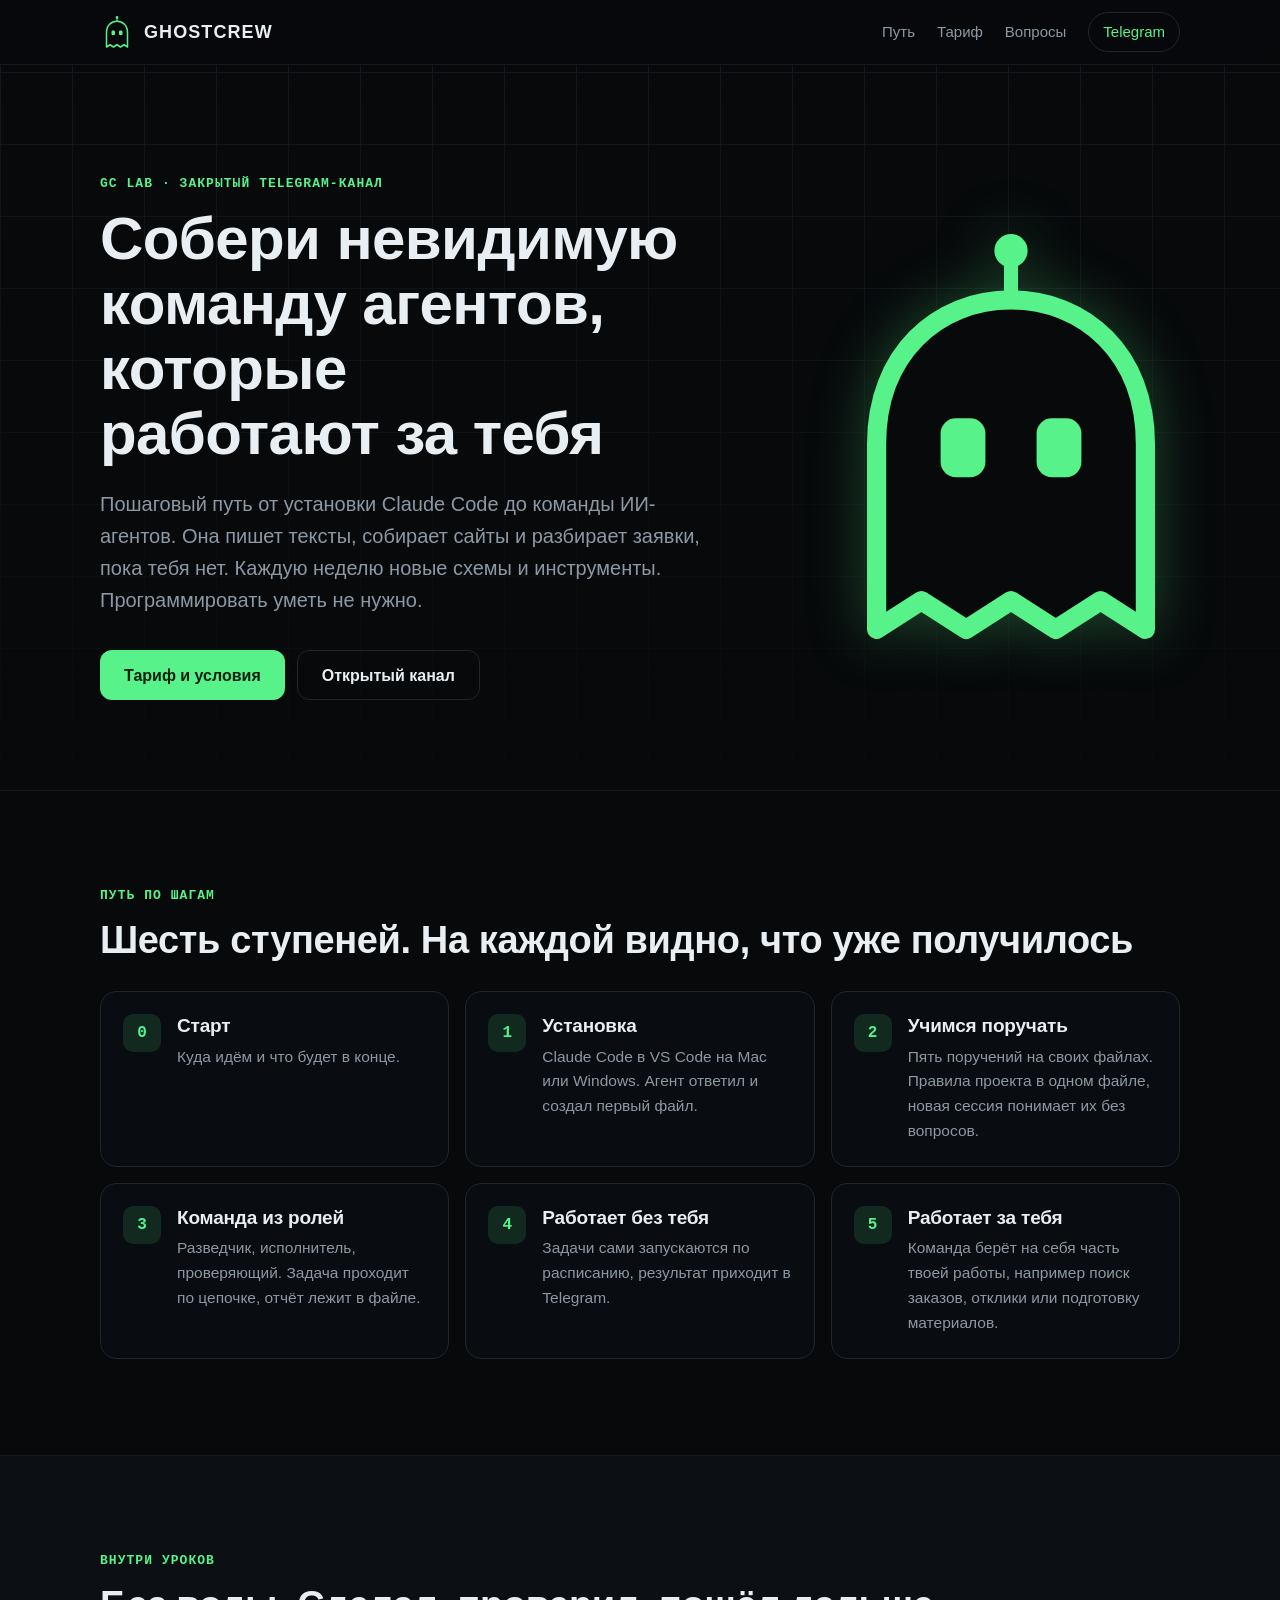
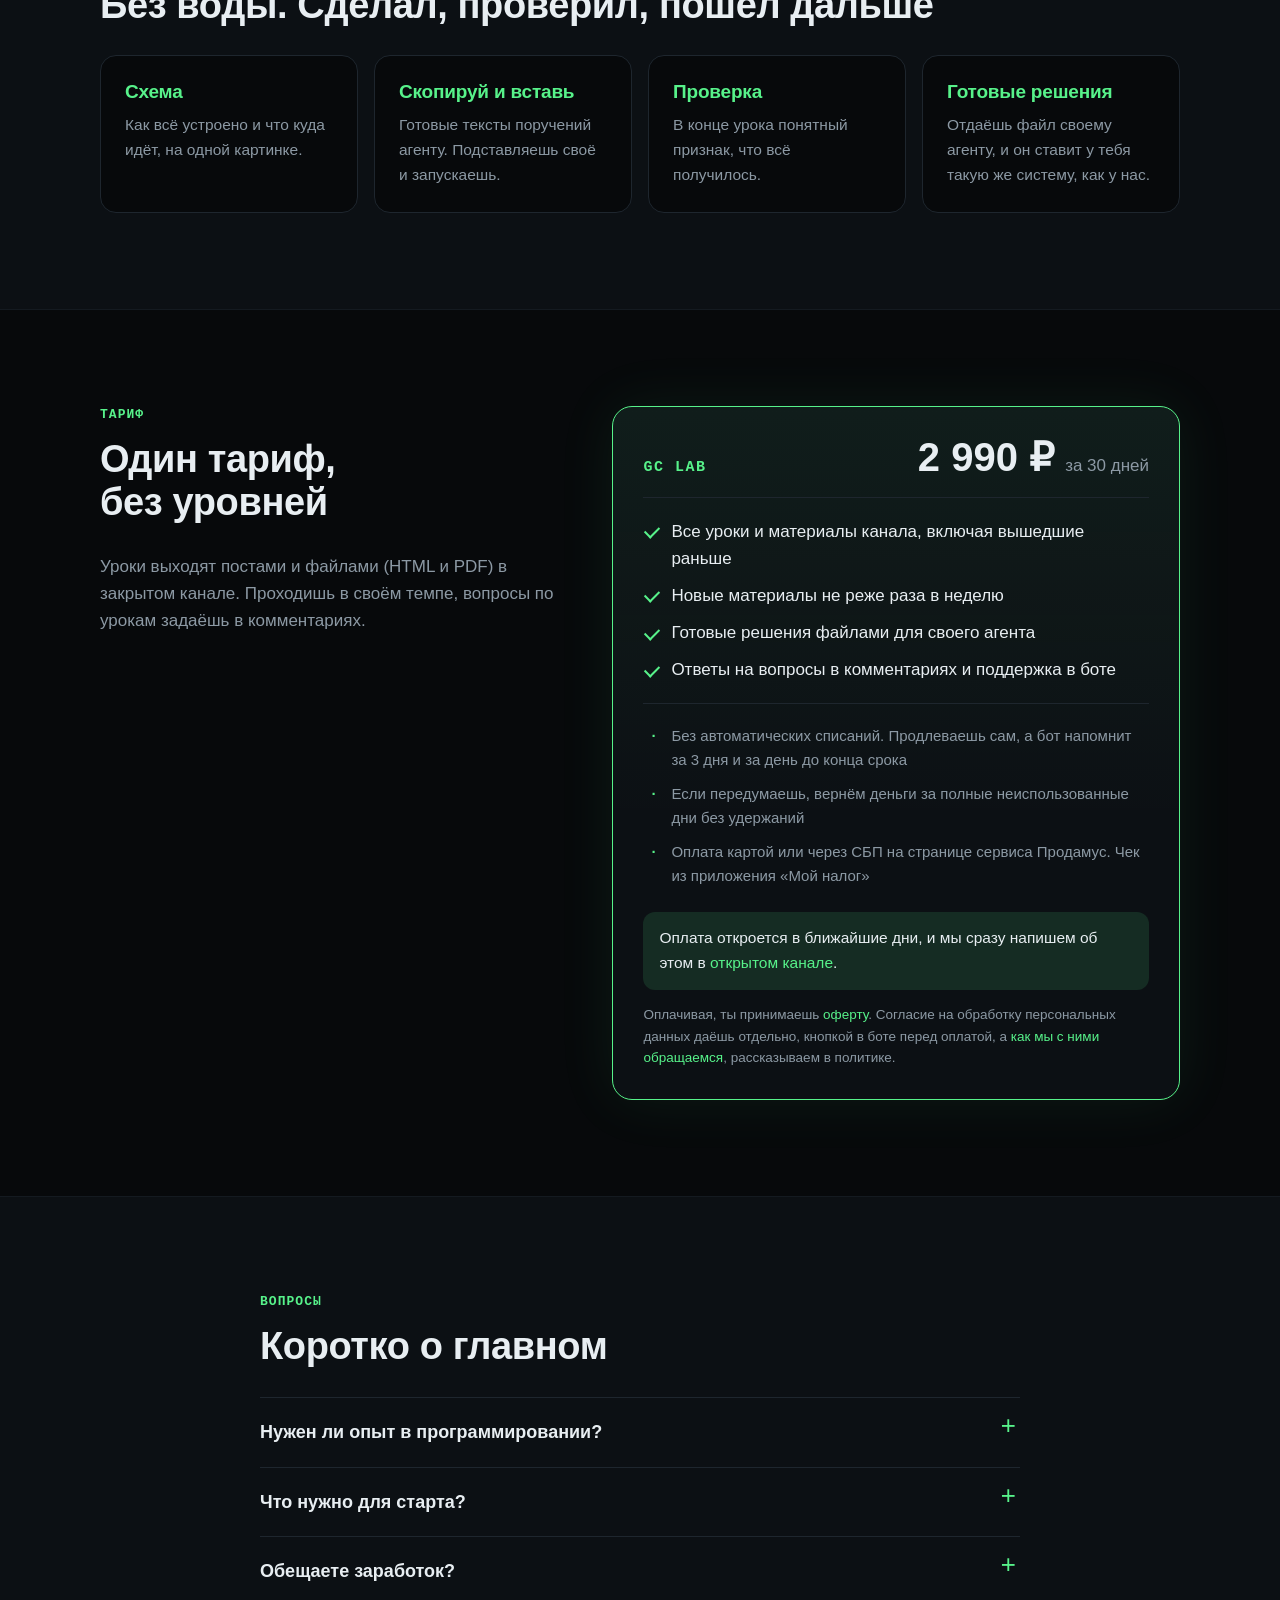
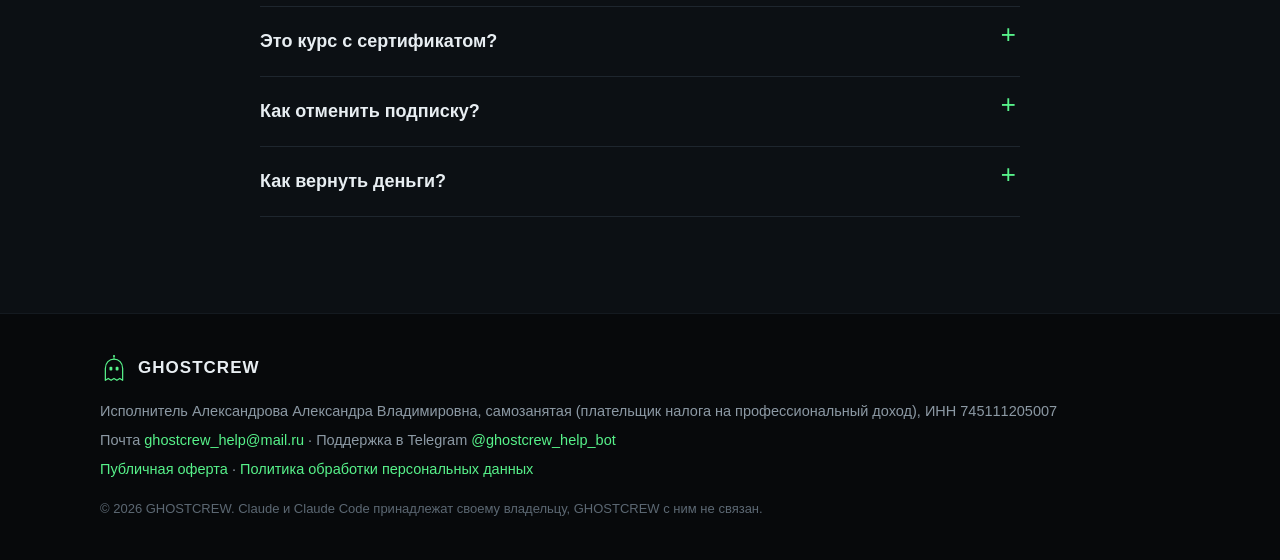
<file: index.html>
<!doctype html>
<html lang="ru">
<head>
<meta charset="utf-8">
<meta name="viewport" content="width=device-width, initial-scale=1, viewport-fit=cover">
<title>GHOSTCREW</title>
<meta name="description" content="GC LAB, закрытый Telegram-канал GHOSTCREW. Пошагово собираем в Claude Code команду ИИ-агентов, которая работает за тебя. Подписка 2 990 ₽ за 30 дней.">
<link rel="icon" href="logo.svg" type="image/svg+xml">
<link rel="stylesheet" href="style.css">
</head>
<body>
<div class="grid-bg" aria-hidden="true"></div>

<header class="top">
  <div class="wrap top-in">
    <a class="brand" href="./"><img src="logo.svg" alt="" width="34" height="34">GHOSTCREW</a>
    <nav class="nav">
      <a href="#put">Путь</a>
      <a href="#tarif">Тариф</a>
      <a href="#voprosy">Вопросы</a>
      <a class="nav-tg" href="https://t.me/ghostcrew_club">Telegram</a>
    </nav>
  </div>
</header>

<main>
<section class="hero">
  <div class="wrap hero-in">
    <div class="hero-text">
      <p class="label">GC LAB · закрытый Telegram-канал</p>
      <h1>Собери невидимую команду агентов, которые работают за тебя</h1>
      <p class="lead">Пошаговый путь от установки Claude Code до команды ИИ-агентов. Она пишет тексты, собирает сайты и разбирает заявки, пока тебя нет. Каждую неделю новые схемы и инструменты. Программировать уметь не нужно.</p>
      <div class="cta">
        <a class="btn btn-main" href="#tarif">Тариф и условия</a>
        <a class="btn btn-ghost" href="https://t.me/ghostcrew_club">Открытый канал</a>
      </div>
    </div>
    <div class="hero-ghost" aria-hidden="true">
      <img src="logo.svg" alt="" width="360" height="360">
    </div>
  </div>
</section>

<section class="sec" id="put">
  <div class="wrap">
    <p class="label">Путь по шагам</p>
    <h2>Шесть ступеней. На каждой видно, что уже получилось</h2>
    <ol class="steps">
      <li><span class="n">0</span><div><h3>Старт</h3><p>Куда идём и что будет в конце.</p></div></li>
      <li><span class="n">1</span><div><h3>Установка</h3><p>Claude Code в VS Code на Mac или Windows. Агент ответил и создал первый файл.</p></div></li>
      <li><span class="n">2</span><div><h3>Учимся поручать</h3><p>Пять поручений на своих файлах. Правила проекта в одном файле, новая сессия понимает их без вопросов.</p></div></li>
      <li><span class="n">3</span><div><h3>Команда из ролей</h3><p>Разведчик, исполнитель, проверяющий. Задача проходит по цепочке, отчёт лежит в файле.</p></div></li>
      <li><span class="n">4</span><div><h3>Работает без тебя</h3><p>Задачи сами запускаются по расписанию, результат приходит в Telegram.</p></div></li>
      <li><span class="n">5</span><div><h3>Работает за тебя</h3><p>Команда берёт на себя часть твоей работы, например поиск заказов, отклики или подготовку материалов.</p></div></li>
    </ol>
  </div>
</section>

<section class="sec sec-alt">
  <div class="wrap">
    <p class="label">Внутри уроков</p>
    <h2>Без воды. Сделал, проверил, пошёл дальше</h2>
    <div class="cards">
      <div class="card"><h3>Схема</h3><p>Как всё устроено и что куда идёт, на одной картинке.</p></div>
      <div class="card"><h3>Скопируй и вставь</h3><p>Готовые тексты поручений агенту. Подставляешь своё и запускаешь.</p></div>
      <div class="card"><h3>Проверка</h3><p>В конце урока понятный признак, что всё получилось.</p></div>
      <div class="card"><h3>Готовые решения</h3><p>Отдаёшь файл своему агенту, и он ставит у тебя такую же систему, как у нас.</p></div>
    </div>
  </div>
</section>

<section class="sec" id="tarif">
  <div class="wrap tarif-in">
    <div>
      <p class="label">Тариф</p>
      <h2>Один тариф, без уровней</h2>
      <p class="muted">Уроки выходят постами и файлами (HTML и PDF) в закрытом канале. Проходишь в своём темпе, вопросы по урокам задаёшь в комментариях.</p>
    </div>
    <div class="price-card">
      <div class="price-head">
        <span class="price-name">GC LAB</span>
        <span class="price">2 990 ₽ <small>за 30 дней</small></span>
      </div>
      <ul class="incl">
        <li>Все уроки и материалы канала, включая вышедшие раньше</li>
        <li>Новые материалы не реже раза в неделю</li>
        <li>Готовые решения файлами для своего агента</li>
        <li>Ответы на вопросы в комментариях и поддержка в боте</li>
      </ul>
      <ul class="terms">
        <li>Без автоматических списаний. Продлеваешь сам, а бот напомнит за 3 дня и за день до конца срока</li>
        <li>Если передумаешь, вернём деньги за полные неиспользованные дни без удержаний</li>
        <li>Оплата картой или через СБП на странице сервиса Продамус. Чек из приложения «Мой налог»</li>
      </ul>
      <p class="soon">Оплата откроется в ближайшие дни, и мы сразу напишем об этом в <a href="https://t.me/ghostcrew_club">открытом канале</a>.</p>
      <p class="fine">Оплачивая, ты принимаешь <a href="oferta.html">оферту</a>. Согласие на обработку персональных данных даёшь отдельно, кнопкой в боте перед оплатой, а <a href="politika.html">как мы с ними обращаемся</a>, рассказываем в политике.</p>
    </div>
  </div>
</section>

<section class="sec sec-alt" id="voprosy">
  <div class="wrap narrow">
    <p class="label">Вопросы</p>
    <h2>Коротко о главном</h2>
    <details>
      <summary>Нужен ли опыт в программировании?</summary>
      <p>Нет. Путь начинается с установки, и всё расписано по шагам. Код за тебя пишет агент, а ты ставишь ему задачи и проверяешь результат.</p>
    </details>
    <details>
      <summary>Что нужно для старта?</summary>
      <p>Mac или компьютер с Windows, бесплатный редактор VS Code и подписка Claude Pro или выше. Подписку оформляешь сам, напрямую у владельца сервиса. Мы не продаём доступ к Claude и не помогаем его получить. Официально сервис в России недоступен, учти это до оплаты.</p>
    </details>
    <details>
      <summary>Обещаете заработок?</summary>
      <p>Нет. Мы учим собирать агентов и проверять их работу. Сколько это сэкономит или принесёт, зависит от твоих задач и действий.</p>
    </details>
    <details>
      <summary>Это курс с сертификатом?</summary>
      <p>Нет. Это информационные материалы в закрытом канале, без аттестации и документов об обучении.</p>
    </details>
    <details>
      <summary>Как отменить подписку?</summary>
      <p>Отменять ничего не нужно. Автоматических списаний нет, и если не продлишь, доступ закончится сам.</p>
    </details>
    <details>
      <summary>Как вернуть деньги?</summary>
      <p>Напиши в поддержку <a href="https://t.me/ghostcrew_help_bot">@ghostcrew_help_bot</a> или на почту ниже. Вернём за полные неиспользованные дни без удержаний. Порядок описан в <a href="oferta.html">оферте</a>.</p>
    </details>
  </div>
</section>
</main>

<footer class="foot">
  <div class="wrap foot-in">
    <div class="foot-brand"><img src="logo.svg" alt="" width="28" height="28">GHOSTCREW</div>
    <div class="req">
      <p>Исполнитель Александрова Александра Владимировна, самозанятая (плательщик налога на профессиональный доход), ИНН 745111205007</p>
      <p>Почта <a href="mailto:ghostcrew_help@mail.ru">ghostcrew_help@mail.ru</a> · Поддержка в Telegram <a href="https://t.me/ghostcrew_help_bot">@ghostcrew_help_bot</a></p>
      <p><a href="oferta.html">Публичная оферта</a> · <a href="politika.html">Политика обработки персональных данных</a></p>
    </div>
    <p class="copy">© 2026 GHOSTCREW. Claude и Claude Code принадлежат своему владельцу, GHOSTCREW с ним не связан.</p>
  </div>
</footer>
</body>
</html>
</file>
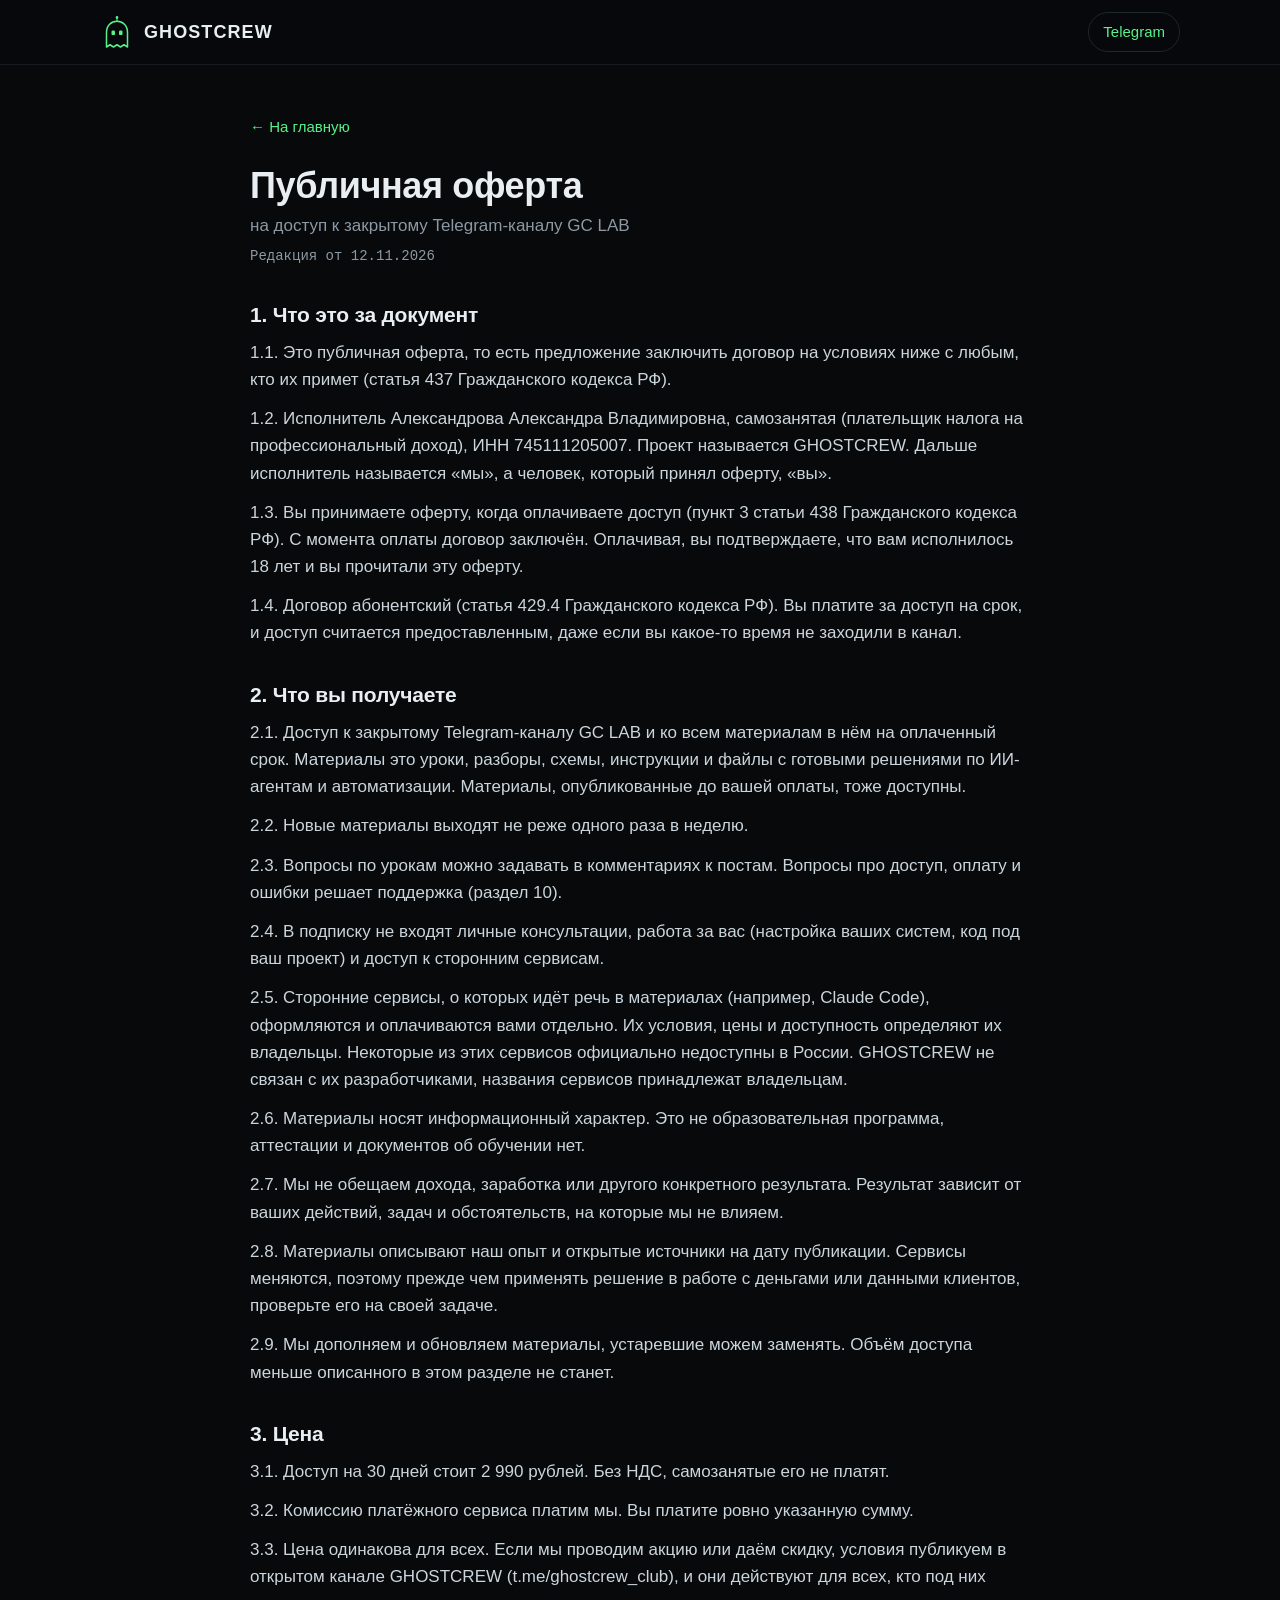
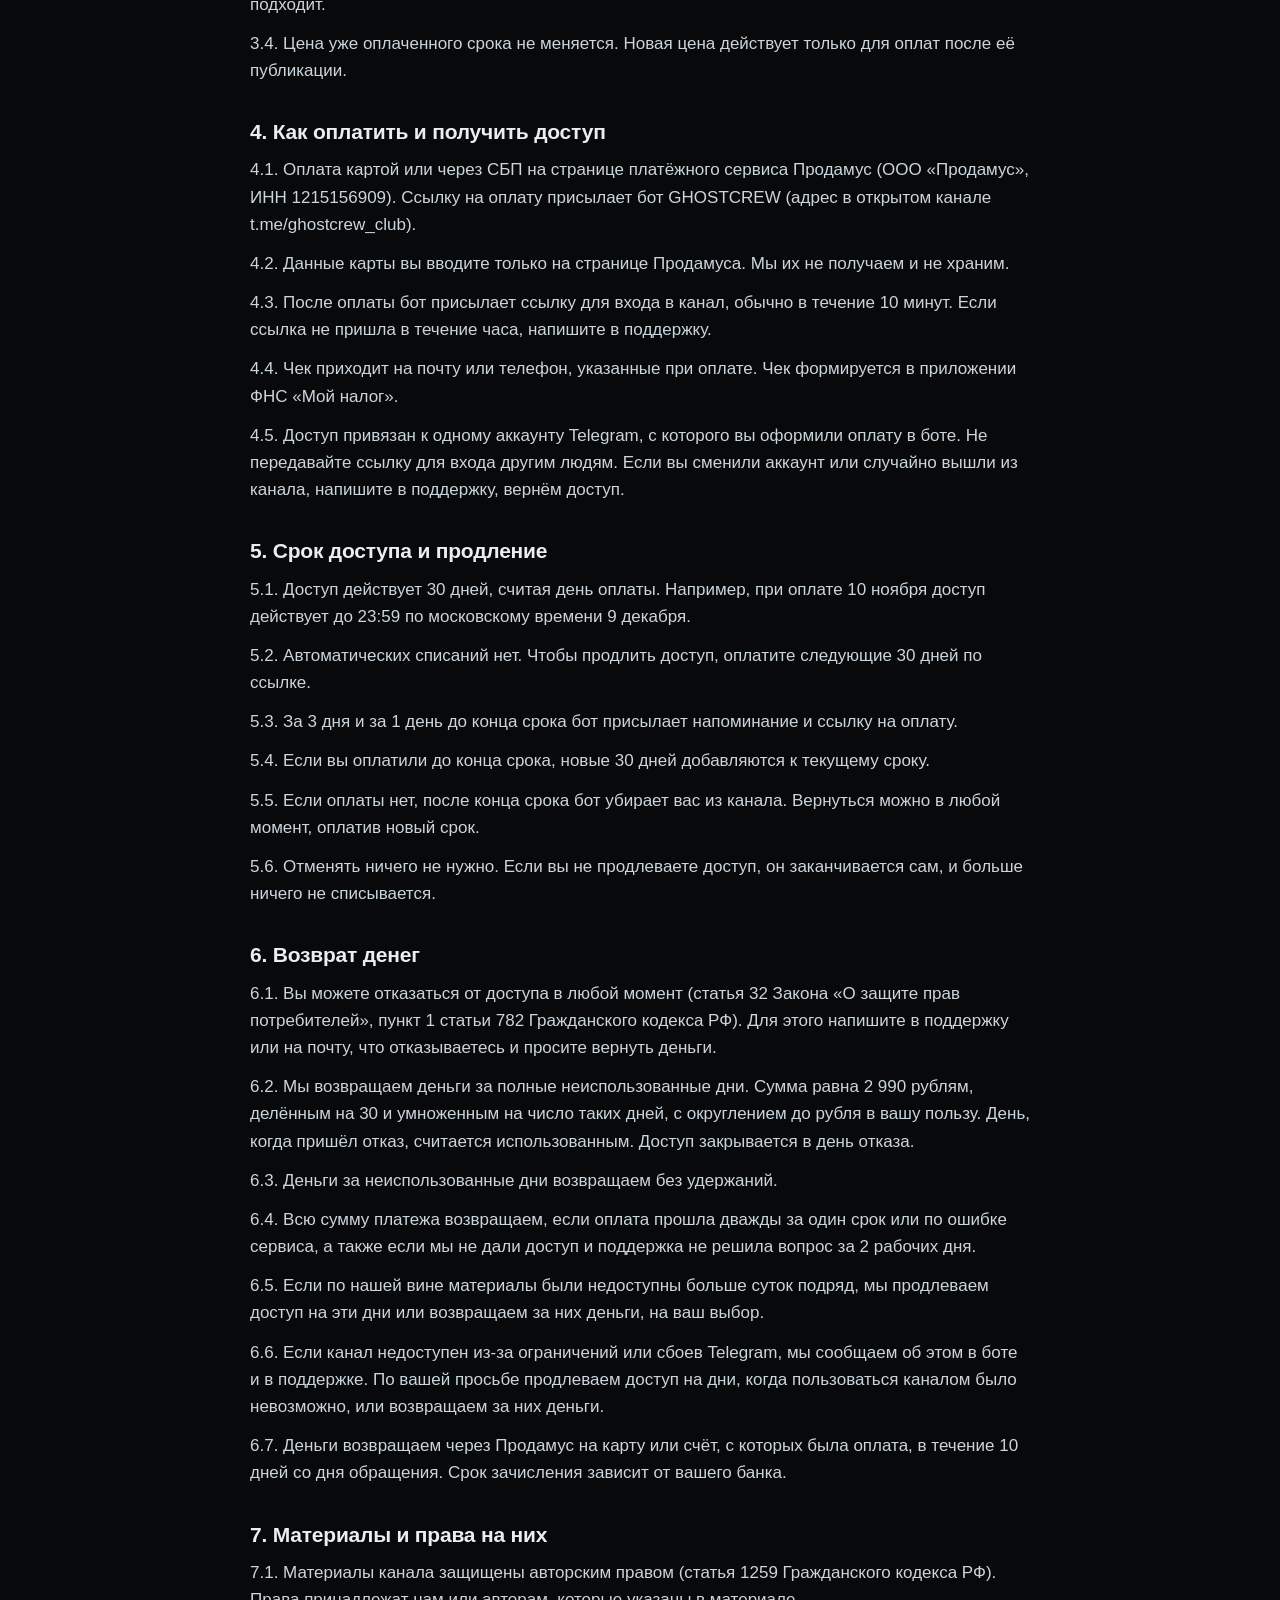
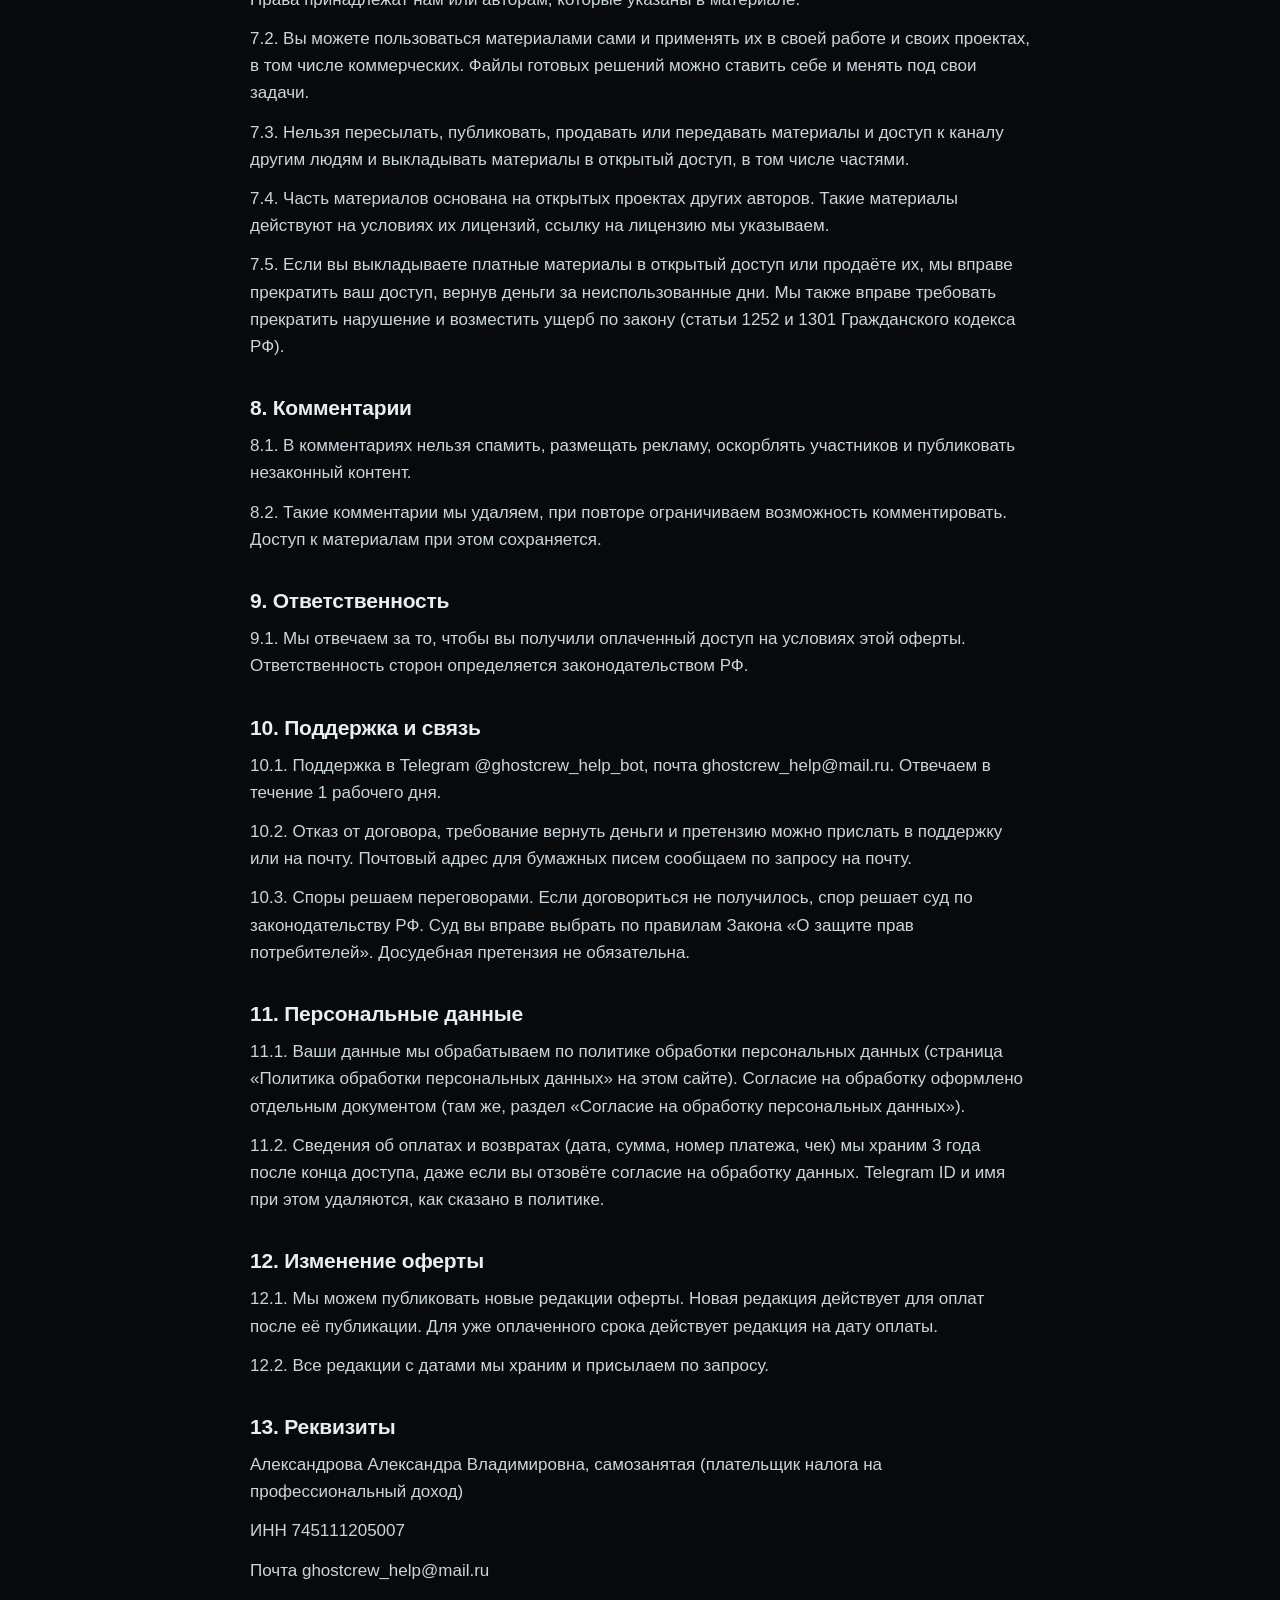
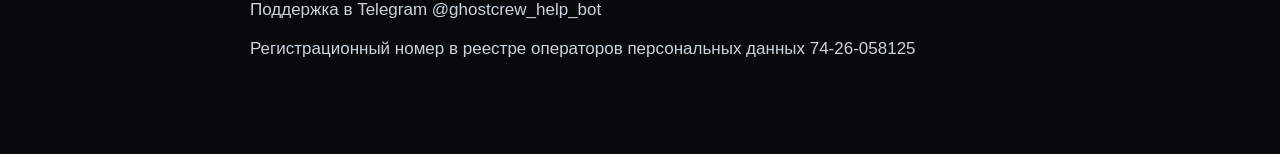
<file: oferta.html>
<!doctype html>
<html lang="ru">
<head>
<meta charset="utf-8">
<meta name="viewport" content="width=device-width, initial-scale=1, viewport-fit=cover">
<title>Публичная оферта · GHOSTCREW</title>
<link rel="icon" href="logo.svg" type="image/svg+xml">
<link rel="stylesheet" href="style.css">
</head>
<body>
<header class="top">
  <div class="wrap top-in">
    <a class="brand" href="./"><img src="logo.svg" alt="" width="34" height="34">GHOSTCREW</a>
    <nav class="nav"><a class="nav-tg" href="https://t.me/ghostcrew_club">Telegram</a></nav>
  </div>
</header>
<main class="doc">
  <div class="wrap">
    <a class="back" href="./">← На главную</a>
<h1>Публичная оферта</h1>
<p class="sub">на доступ к закрытому Telegram-каналу GC LAB</p>
<p class="ed">Редакция от 12.11.2026</p>
<h2>1. Что это за документ</h2>
<p>1.1. Это публичная оферта, то есть предложение заключить договор на условиях ниже с любым, кто их примет (статья 437 Гражданского кодекса РФ).</p>
<p>1.2. Исполнитель Александрова Александра Владимировна, самозанятая (плательщик налога на профессиональный доход), ИНН 745111205007. Проект называется GHOSTCREW. Дальше исполнитель называется «мы», а человек, который принял оферту, «вы».</p>
<p>1.3. Вы принимаете оферту, когда оплачиваете доступ (пункт 3 статьи 438 Гражданского кодекса РФ). С момента оплаты договор заключён. Оплачивая, вы подтверждаете, что вам исполнилось 18 лет и вы прочитали эту оферту.</p>
<p>1.4. Договор абонентский (статья 429.4 Гражданского кодекса РФ). Вы платите за доступ на срок, и доступ считается предоставленным, даже если вы какое-то время не заходили в канал.</p>
<h2>2. Что вы получаете</h2>
<p>2.1. Доступ к закрытому Telegram-каналу GC LAB и ко всем материалам в нём на оплаченный срок. Материалы это уроки, разборы, схемы, инструкции и файлы с готовыми решениями по ИИ-агентам и автоматизации. Материалы, опубликованные до вашей оплаты, тоже доступны.</p>
<p>2.2. Новые материалы выходят не реже одного раза в неделю.</p>
<p>2.3. Вопросы по урокам можно задавать в комментариях к постам. Вопросы про доступ, оплату и ошибки решает поддержка (раздел 10).</p>
<p>2.4. В подписку не входят личные консультации, работа за вас (настройка ваших систем, код под ваш проект) и доступ к сторонним сервисам.</p>
<p>2.5. Сторонние сервисы, о которых идёт речь в материалах (например, Claude Code), оформляются и оплачиваются вами отдельно. Их условия, цены и доступность определяют их владельцы. Некоторые из этих сервисов официально недоступны в России. GHOSTCREW не связан с их разработчиками, названия сервисов принадлежат владельцам.</p>
<p>2.6. Материалы носят информационный характер. Это не образовательная программа, аттестации и документов об обучении нет.</p>
<p>2.7. Мы не обещаем дохода, заработка или другого конкретного результата. Результат зависит от ваших действий, задач и обстоятельств, на которые мы не влияем.</p>
<p>2.8. Материалы описывают наш опыт и открытые источники на дату публикации. Сервисы меняются, поэтому прежде чем применять решение в работе с деньгами или данными клиентов, проверьте его на своей задаче.</p>
<p>2.9. Мы дополняем и обновляем материалы, устаревшие можем заменять. Объём доступа меньше описанного в этом разделе не станет.</p>
<h2>3. Цена</h2>
<p>3.1. Доступ на 30 дней стоит 2 990 рублей. Без НДС, самозанятые его не платят.</p>
<p>3.2. Комиссию платёжного сервиса платим мы. Вы платите ровно указанную сумму.</p>
<p>3.3. Цена одинакова для всех. Если мы проводим акцию или даём скидку, условия публикуем в открытом канале GHOSTCREW (t.me/ghostcrew_club), и они действуют для всех, кто под них подходит.</p>
<p>3.4. Цена уже оплаченного срока не меняется. Новая цена действует только для оплат после её публикации.</p>
<h2>4. Как оплатить и получить доступ</h2>
<p>4.1. Оплата картой или через СБП на странице платёжного сервиса Продамус (ООО «Продамус», ИНН 1215156909). Ссылку на оплату присылает бот GHOSTCREW (адрес в открытом канале t.me/ghostcrew_club).</p>
<p>4.2. Данные карты вы вводите только на странице Продамуса. Мы их не получаем и не храним.</p>
<p>4.3. После оплаты бот присылает ссылку для входа в канал, обычно в течение 10 минут. Если ссылка не пришла в течение часа, напишите в поддержку.</p>
<p>4.4. Чек приходит на почту или телефон, указанные при оплате. Чек формируется в приложении ФНС «Мой налог».</p>
<p>4.5. Доступ привязан к одному аккаунту Telegram, с которого вы оформили оплату в боте. Не передавайте ссылку для входа другим людям. Если вы сменили аккаунт или случайно вышли из канала, напишите в поддержку, вернём доступ.</p>
<h2>5. Срок доступа и продление</h2>
<p>5.1. Доступ действует 30 дней, считая день оплаты. Например, при оплате 10 ноября доступ действует до 23:59 по московскому времени 9 декабря.</p>
<p>5.2. Автоматических списаний нет. Чтобы продлить доступ, оплатите следующие 30 дней по ссылке.</p>
<p>5.3. За 3 дня и за 1 день до конца срока бот присылает напоминание и ссылку на оплату.</p>
<p>5.4. Если вы оплатили до конца срока, новые 30 дней добавляются к текущему сроку.</p>
<p>5.5. Если оплаты нет, после конца срока бот убирает вас из канала. Вернуться можно в любой момент, оплатив новый срок.</p>
<p>5.6. Отменять ничего не нужно. Если вы не продлеваете доступ, он заканчивается сам, и больше ничего не списывается.</p>
<h2>6. Возврат денег</h2>
<p>6.1. Вы можете отказаться от доступа в любой момент (статья 32 Закона «О защите прав потребителей», пункт 1 статьи 782 Гражданского кодекса РФ). Для этого напишите в поддержку или на почту, что отказываетесь и просите вернуть деньги.</p>
<p>6.2. Мы возвращаем деньги за полные неиспользованные дни. Сумма равна 2 990 рублям, делённым на 30 и умноженным на число таких дней, с округлением до рубля в вашу пользу. День, когда пришёл отказ, считается использованным. Доступ закрывается в день отказа.</p>
<p>6.3. Деньги за неиспользованные дни возвращаем без удержаний.</p>
<p>6.4. Всю сумму платежа возвращаем, если оплата прошла дважды за один срок или по ошибке сервиса, а также если мы не дали доступ и поддержка не решила вопрос за 2 рабочих дня.</p>
<p>6.5. Если по нашей вине материалы были недоступны больше суток подряд, мы продлеваем доступ на эти дни или возвращаем за них деньги, на ваш выбор.</p>
<p>6.6. Если канал недоступен из-за ограничений или сбоев Telegram, мы сообщаем об этом в боте и в поддержке. По вашей просьбе продлеваем доступ на дни, когда пользоваться каналом было невозможно, или возвращаем за них деньги.</p>
<p>6.7. Деньги возвращаем через Продамус на карту или счёт, с которых была оплата, в течение 10 дней со дня обращения. Срок зачисления зависит от вашего банка.</p>
<h2>7. Материалы и права на них</h2>
<p>7.1. Материалы канала защищены авторским правом (статья 1259 Гражданского кодекса РФ). Права принадлежат нам или авторам, которые указаны в материале.</p>
<p>7.2. Вы можете пользоваться материалами сами и применять их в своей работе и своих проектах, в том числе коммерческих. Файлы готовых решений можно ставить себе и менять под свои задачи.</p>
<p>7.3. Нельзя пересылать, публиковать, продавать или передавать материалы и доступ к каналу другим людям и выкладывать материалы в открытый доступ, в том числе частями.</p>
<p>7.4. Часть материалов основана на открытых проектах других авторов. Такие материалы действуют на условиях их лицензий, ссылку на лицензию мы указываем.</p>
<p>7.5. Если вы выкладываете платные материалы в открытый доступ или продаёте их, мы вправе прекратить ваш доступ, вернув деньги за неиспользованные дни. Мы также вправе требовать прекратить нарушение и возместить ущерб по закону (статьи 1252 и 1301 Гражданского кодекса РФ).</p>
<h2>8. Комментарии</h2>
<p>8.1. В комментариях нельзя спамить, размещать рекламу, оскорблять участников и публиковать незаконный контент.</p>
<p>8.2. Такие комментарии мы удаляем, при повторе ограничиваем возможность комментировать. Доступ к материалам при этом сохраняется.</p>
<h2>9. Ответственность</h2>
<p>9.1. Мы отвечаем за то, чтобы вы получили оплаченный доступ на условиях этой оферты. Ответственность сторон определяется законодательством РФ.</p>
<h2>10. Поддержка и связь</h2>
<p>10.1. Поддержка в Telegram @ghostcrew_help_bot, почта ghostcrew_help@mail.ru. Отвечаем в течение 1 рабочего дня.</p>
<p>10.2. Отказ от договора, требование вернуть деньги и претензию можно прислать в поддержку или на почту. Почтовый адрес для бумажных писем сообщаем по запросу на почту.</p>
<p>10.3. Споры решаем переговорами. Если договориться не получилось, спор решает суд по законодательству РФ. Суд вы вправе выбрать по правилам Закона «О защите прав потребителей». Досудебная претензия не обязательна.</p>
<h2>11. Персональные данные</h2>
<p>11.1. Ваши данные мы обрабатываем по политике обработки персональных данных (страница «Политика обработки персональных данных» на этом сайте). Согласие на обработку оформлено отдельным документом (там же, раздел «Согласие на обработку персональных данных»).</p>
<p>11.2. Сведения об оплатах и возвратах (дата, сумма, номер платежа, чек) мы храним 3 года после конца доступа, даже если вы отзовёте согласие на обработку данных. Telegram ID и имя при этом удаляются, как сказано в политике.</p>
<h2>12. Изменение оферты</h2>
<p>12.1. Мы можем публиковать новые редакции оферты. Новая редакция действует для оплат после её публикации. Для уже оплаченного срока действует редакция на дату оплаты.</p>
<p>12.2. Все редакции с датами мы храним и присылаем по запросу.</p>
<h2>13. Реквизиты</h2>
<p>Александрова Александра Владимировна, самозанятая (плательщик налога на профессиональный доход)</p>
<p>ИНН 745111205007</p>
<p>Почта ghostcrew_help@mail.ru</p>
<p>Поддержка в Telegram @ghostcrew_help_bot</p>
<p>Регистрационный номер в реестре операторов персональных данных 74-26-058125</p>
  </div>
</main>
</body>
</html>
</file>
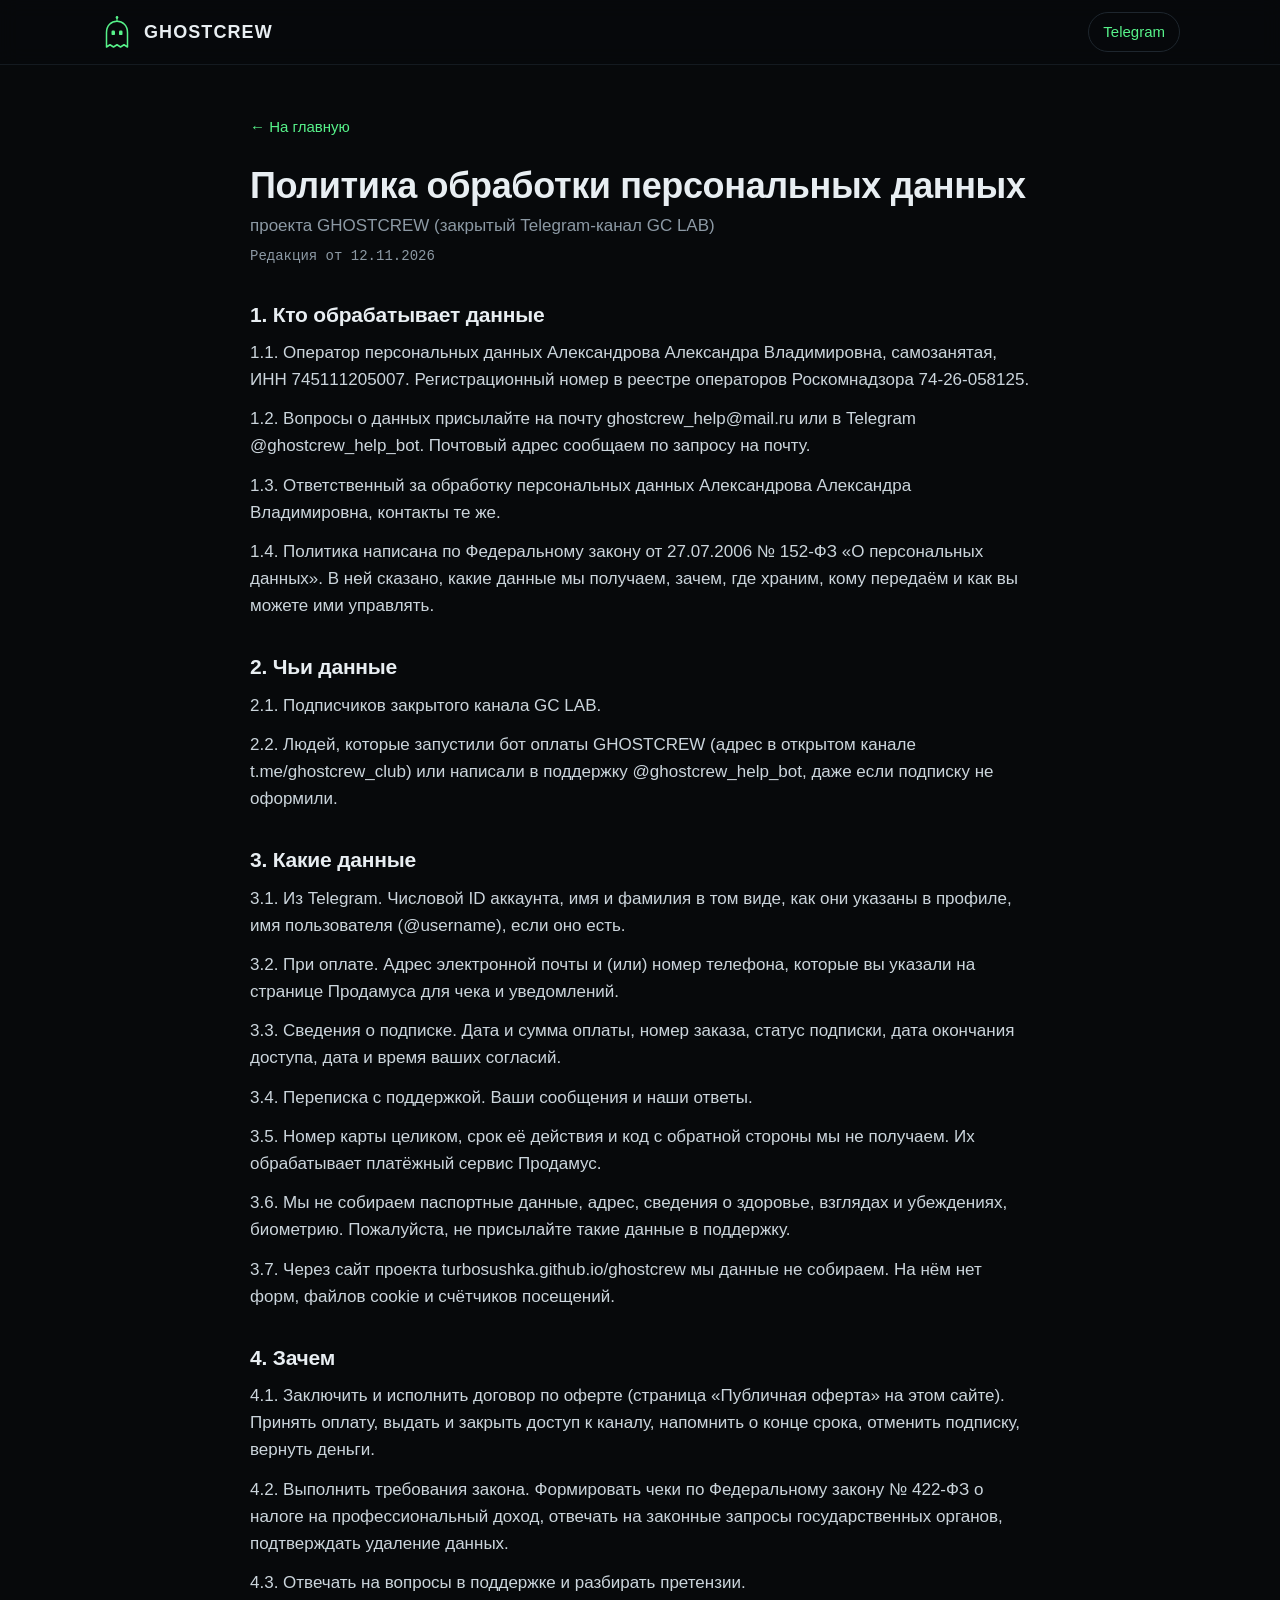
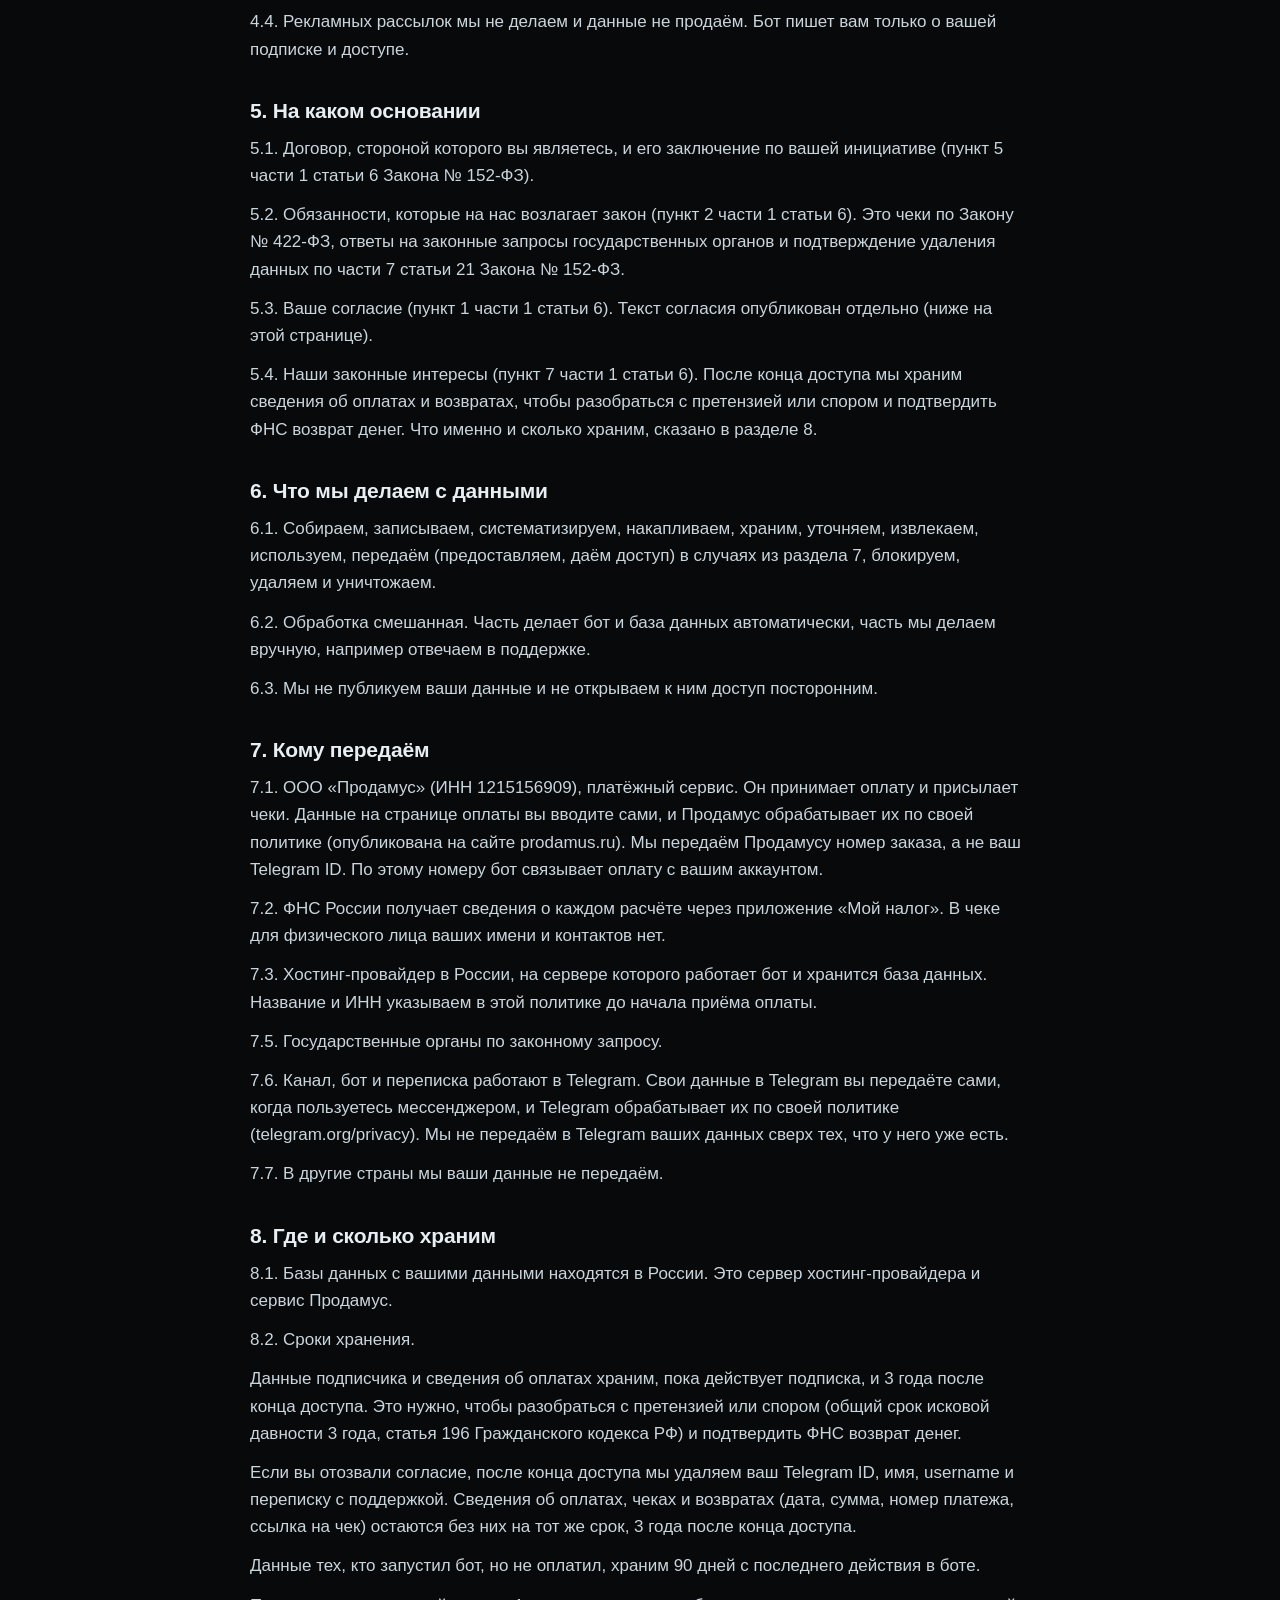
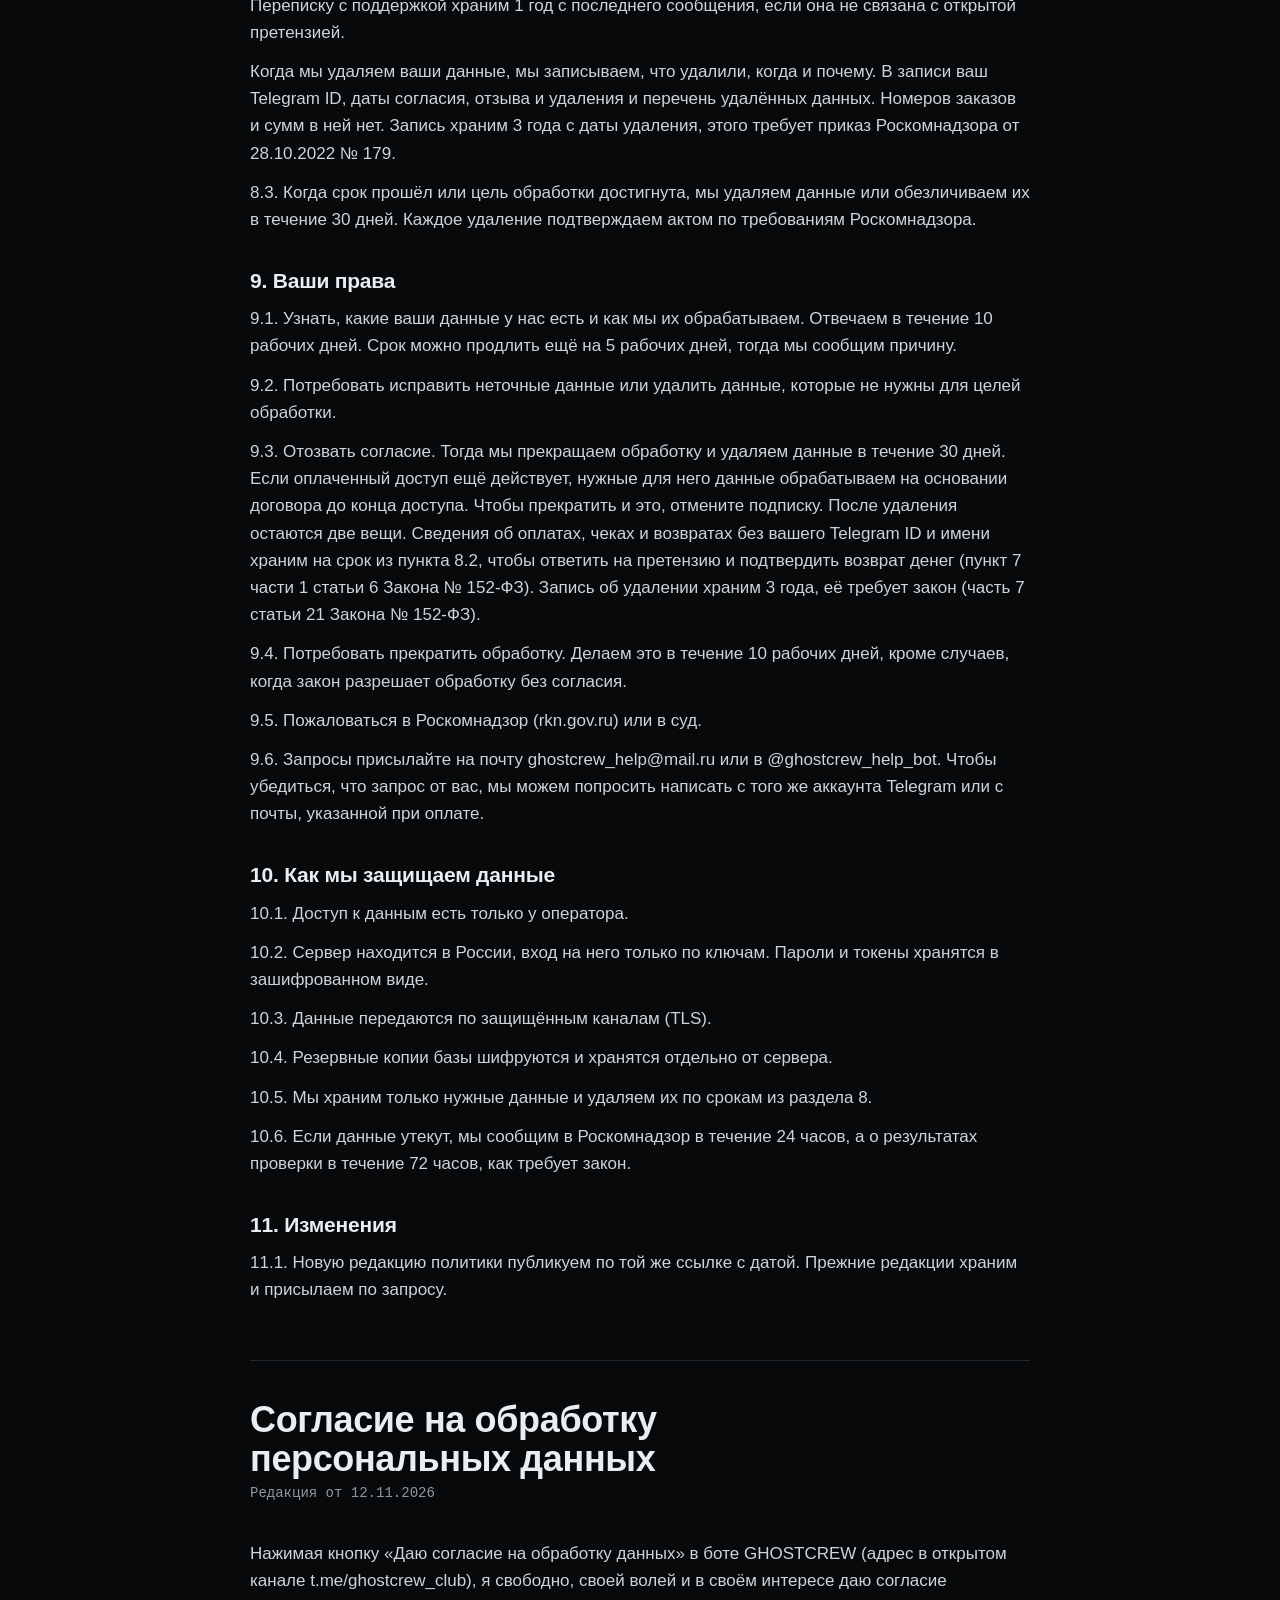
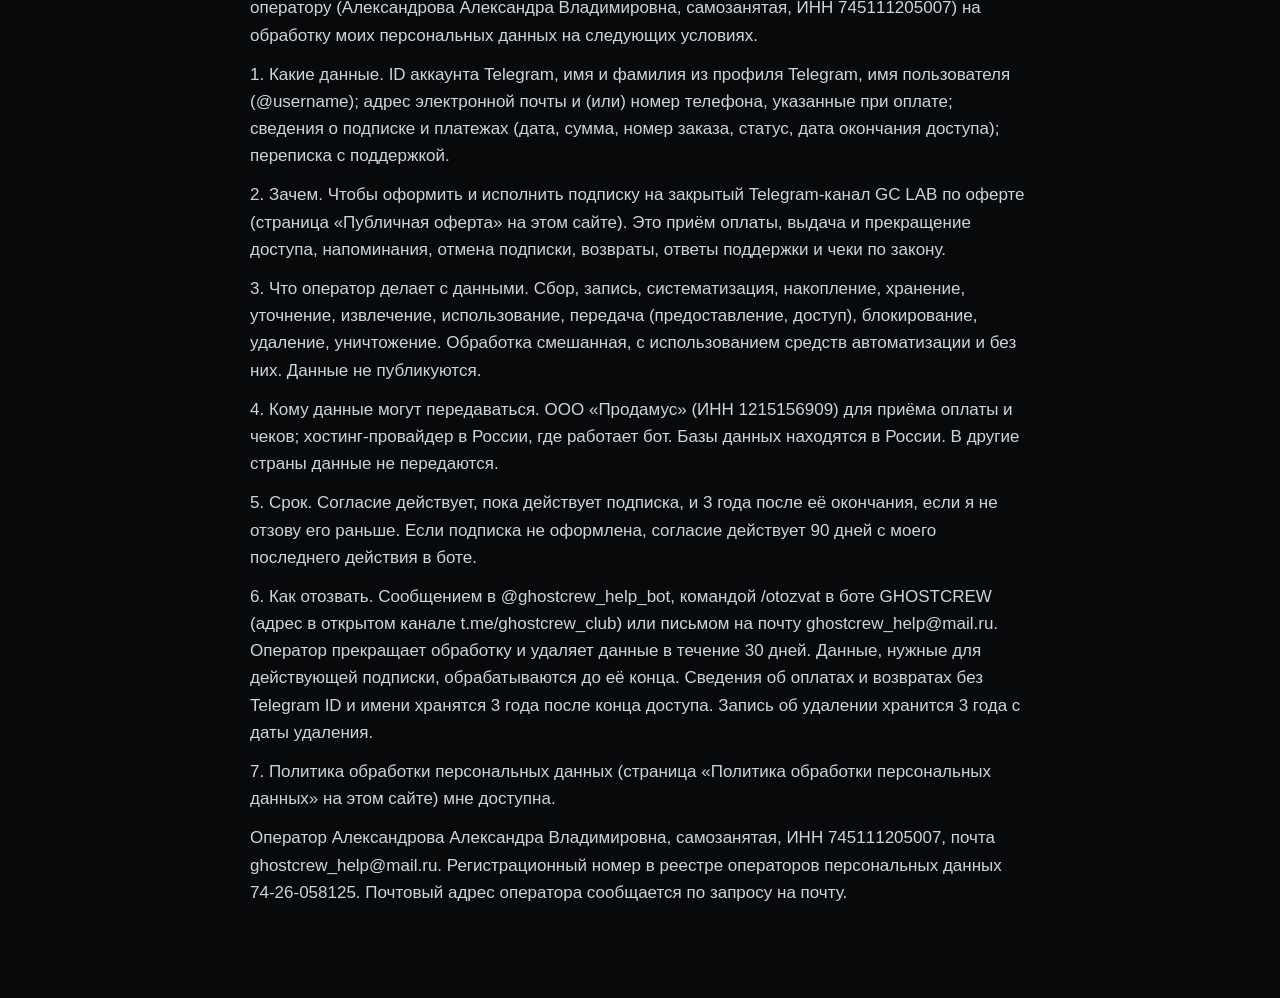
<file: politika.html>
<!doctype html>
<html lang="ru">
<head>
<meta charset="utf-8">
<meta name="viewport" content="width=device-width, initial-scale=1, viewport-fit=cover">
<title>Политика обработки персональных данных · GHOSTCREW</title>
<link rel="icon" href="logo.svg" type="image/svg+xml">
<link rel="stylesheet" href="style.css">
</head>
<body>
<header class="top">
  <div class="wrap top-in">
    <a class="brand" href="./"><img src="logo.svg" alt="" width="34" height="34">GHOSTCREW</a>
    <nav class="nav"><a class="nav-tg" href="https://t.me/ghostcrew_club">Telegram</a></nav>
  </div>
</header>
<main class="doc">
  <div class="wrap">
    <a class="back" href="./">← На главную</a>
<h1>Политика обработки персональных данных</h1>
<p class="sub">проекта GHOSTCREW (закрытый Telegram-канал GC LAB)</p>
<p class="ed">Редакция от 12.11.2026</p>
<h2>1. Кто обрабатывает данные</h2>
<p>1.1. Оператор персональных данных Александрова Александра Владимировна, самозанятая, ИНН 745111205007. Регистрационный номер в реестре операторов Роскомнадзора 74-26-058125.</p>
<p>1.2. Вопросы о данных присылайте на почту ghostcrew_help@mail.ru или в Telegram @ghostcrew_help_bot. Почтовый адрес сообщаем по запросу на почту.</p>
<p>1.3. Ответственный за обработку персональных данных Александрова Александра Владимировна, контакты те же.</p>
<p>1.4. Политика написана по Федеральному закону от 27.07.2006 № 152-ФЗ «О персональных данных». В ней сказано, какие данные мы получаем, зачем, где храним, кому передаём и как вы можете ими управлять.</p>
<h2>2. Чьи данные</h2>
<p>2.1. Подписчиков закрытого канала GC LAB.</p>
<p>2.2. Людей, которые запустили бот оплаты GHOSTCREW (адрес в открытом канале t.me/ghostcrew_club) или написали в поддержку @ghostcrew_help_bot, даже если подписку не оформили.</p>
<h2>3. Какие данные</h2>
<p>3.1. Из Telegram. Числовой ID аккаунта, имя и фамилия в том виде, как они указаны в профиле, имя пользователя (@username), если оно есть.</p>
<p>3.2. При оплате. Адрес электронной почты и (или) номер телефона, которые вы указали на странице Продамуса для чека и уведомлений.</p>
<p>3.3. Сведения о подписке. Дата и сумма оплаты, номер заказа, статус подписки, дата окончания доступа, дата и время ваших согласий.</p>
<p>3.4. Переписка с поддержкой. Ваши сообщения и наши ответы.</p>
<p>3.5. Номер карты целиком, срок её действия и код с обратной стороны мы не получаем. Их обрабатывает платёжный сервис Продамус.</p>
<p>3.6. Мы не собираем паспортные данные, адрес, сведения о здоровье, взглядах и убеждениях, биометрию. Пожалуйста, не присылайте такие данные в поддержку.</p>
<p>3.7. Через сайт проекта turbosushka.github.io/ghostcrew мы данные не собираем. На нём нет форм, файлов cookie и счётчиков посещений.</p>
<h2>4. Зачем</h2>
<p>4.1. Заключить и исполнить договор по оферте (страница «Публичная оферта» на этом сайте). Принять оплату, выдать и закрыть доступ к каналу, напомнить о конце срока, отменить подписку, вернуть деньги.</p>
<p>4.2. Выполнить требования закона. Формировать чеки по Федеральному закону № 422-ФЗ о налоге на профессиональный доход, отвечать на законные запросы государственных органов, подтверждать удаление данных.</p>
<p>4.3. Отвечать на вопросы в поддержке и разбирать претензии.</p>
<p>4.4. Рекламных рассылок мы не делаем и данные не продаём. Бот пишет вам только о вашей подписке и доступе.</p>
<h2>5. На каком основании</h2>
<p>5.1. Договор, стороной которого вы являетесь, и его заключение по вашей инициативе (пункт 5 части 1 статьи 6 Закона № 152-ФЗ).</p>
<p>5.2. Обязанности, которые на нас возлагает закон (пункт 2 части 1 статьи 6). Это чеки по Закону № 422-ФЗ, ответы на законные запросы государственных органов и подтверждение удаления данных по части 7 статьи 21 Закона № 152-ФЗ.</p>
<p>5.3. Ваше согласие (пункт 1 части 1 статьи 6). Текст согласия опубликован отдельно (ниже на этой странице).</p>
<p>5.4. Наши законные интересы (пункт 7 части 1 статьи 6). После конца доступа мы храним сведения об оплатах и возвратах, чтобы разобраться с претензией или спором и подтвердить ФНС возврат денег. Что именно и сколько храним, сказано в разделе 8.</p>
<h2>6. Что мы делаем с данными</h2>
<p>6.1. Собираем, записываем, систематизируем, накапливаем, храним, уточняем, извлекаем, используем, передаём (предоставляем, даём доступ) в случаях из раздела 7, блокируем, удаляем и уничтожаем.</p>
<p>6.2. Обработка смешанная. Часть делает бот и база данных автоматически, часть мы делаем вручную, например отвечаем в поддержке.</p>
<p>6.3. Мы не публикуем ваши данные и не открываем к ним доступ посторонним.</p>
<h2>7. Кому передаём</h2>
<p>7.1. ООО «Продамус» (ИНН 1215156909), платёжный сервис. Он принимает оплату и присылает чеки. Данные на странице оплаты вы вводите сами, и Продамус обрабатывает их по своей политике (опубликована на сайте prodamus.ru). Мы передаём Продамусу номер заказа, а не ваш Telegram ID. По этому номеру бот связывает оплату с вашим аккаунтом.</p>
<p>7.2. ФНС России получает сведения о каждом расчёте через приложение «Мой налог». В чеке для физического лица ваших имени и контактов нет.</p>
<p>7.3. Хостинг-провайдер в России, на сервере которого работает бот и хранится база данных. Название и ИНН указываем в этой политике до начала приёма оплаты.</p>
<p>7.5. Государственные органы по законному запросу.</p>
<p>7.6. Канал, бот и переписка работают в Telegram. Свои данные в Telegram вы передаёте сами, когда пользуетесь мессенджером, и Telegram обрабатывает их по своей политике (telegram.org/privacy). Мы не передаём в Telegram ваших данных сверх тех, что у него уже есть.</p>
<p>7.7. В другие страны мы ваши данные не передаём.</p>
<h2>8. Где и сколько храним</h2>
<p>8.1. Базы данных с вашими данными находятся в России. Это сервер хостинг-провайдера и сервис Продамус.</p>
<p>8.2. Сроки хранения.</p>
<p>Данные подписчика и сведения об оплатах храним, пока действует подписка, и 3 года после конца доступа. Это нужно, чтобы разобраться с претензией или спором (общий срок исковой давности 3 года, статья 196 Гражданского кодекса РФ) и подтвердить ФНС возврат денег.</p>
<p>Если вы отозвали согласие, после конца доступа мы удаляем ваш Telegram ID, имя, username и переписку с поддержкой. Сведения об оплатах, чеках и возвратах (дата, сумма, номер платежа, ссылка на чек) остаются без них на тот же срок, 3 года после конца доступа.</p>
<p>Данные тех, кто запустил бот, но не оплатил, храним 90 дней с последнего действия в боте.</p>
<p>Переписку с поддержкой храним 1 год с последнего сообщения, если она не связана с открытой претензией.</p>
<p>Когда мы удаляем ваши данные, мы записываем, что удалили, когда и почему. В записи ваш Telegram ID, даты согласия, отзыва и удаления и перечень удалённых данных. Номеров заказов и сумм в ней нет. Запись храним 3 года с даты удаления, этого требует приказ Роскомнадзора от 28.10.2022 № 179.</p>
<p>8.3. Когда срок прошёл или цель обработки достигнута, мы удаляем данные или обезличиваем их в течение 30 дней. Каждое удаление подтверждаем актом по требованиям Роскомнадзора.</p>
<h2>9. Ваши права</h2>
<p>9.1. Узнать, какие ваши данные у нас есть и как мы их обрабатываем. Отвечаем в течение 10 рабочих дней. Срок можно продлить ещё на 5 рабочих дней, тогда мы сообщим причину.</p>
<p>9.2. Потребовать исправить неточные данные или удалить данные, которые не нужны для целей обработки.</p>
<p>9.3. Отозвать согласие. Тогда мы прекращаем обработку и удаляем данные в течение 30 дней. Если оплаченный доступ ещё действует, нужные для него данные обрабатываем на основании договора до конца доступа. Чтобы прекратить и это, отмените подписку. После удаления остаются две вещи. Сведения об оплатах, чеках и возвратах без вашего Telegram ID и имени храним на срок из пункта 8.2, чтобы ответить на претензию и подтвердить возврат денег (пункт 7 части 1 статьи 6 Закона № 152-ФЗ). Запись об удалении храним 3 года, её требует закон (часть 7 статьи 21 Закона № 152-ФЗ).</p>
<p>9.4. Потребовать прекратить обработку. Делаем это в течение 10 рабочих дней, кроме случаев, когда закон разрешает обработку без согласия.</p>
<p>9.5. Пожаловаться в Роскомнадзор (rkn.gov.ru) или в суд.</p>
<p>9.6. Запросы присылайте на почту ghostcrew_help@mail.ru или в @ghostcrew_help_bot. Чтобы убедиться, что запрос от вас, мы можем попросить написать с того же аккаунта Telegram или с почты, указанной при оплате.</p>
<h2>10. Как мы защищаем данные</h2>
<p>10.1. Доступ к данным есть только у оператора.</p>
<p>10.2. Сервер находится в России, вход на него только по ключам. Пароли и токены хранятся в зашифрованном виде.</p>
<p>10.3. Данные передаются по защищённым каналам (TLS).</p>
<p>10.4. Резервные копии базы шифруются и хранятся отдельно от сервера.</p>
<p>10.5. Мы храним только нужные данные и удаляем их по срокам из раздела 8.</p>
<p>10.6. Если данные утекут, мы сообщим в Роскомнадзор в течение 24 часов, а о результатах проверки в течение 72 часов, как требует закон.</p>
<h2>11. Изменения</h2>
<p>11.1. Новую редакцию политики публикуем по той же ссылке с датой. Прежние редакции храним и присылаем по запросу.</p>
<hr id="soglasie">
<h1>Согласие на обработку персональных данных</h1>
<p class="ed">Редакция от 12.11.2026</p>
<p>Нажимая кнопку «Даю согласие на обработку данных» в боте GHOSTCREW (адрес в открытом канале t.me/ghostcrew_club), я свободно, своей волей и в своём интересе даю согласие оператору (Александрова Александра Владимировна, самозанятая, ИНН 745111205007) на обработку моих персональных данных на следующих условиях.</p>
<p>1. Какие данные. ID аккаунта Telegram, имя и фамилия из профиля Telegram, имя пользователя (@username); адрес электронной почты и (или) номер телефона, указанные при оплате; сведения о подписке и платежах (дата, сумма, номер заказа, статус, дата окончания доступа); переписка с поддержкой.</p>
<p>2. Зачем. Чтобы оформить и исполнить подписку на закрытый Telegram-канал GC LAB по оферте (страница «Публичная оферта» на этом сайте). Это приём оплаты, выдача и прекращение доступа, напоминания, отмена подписки, возвраты, ответы поддержки и чеки по закону.</p>
<p>3. Что оператор делает с данными. Сбор, запись, систематизация, накопление, хранение, уточнение, извлечение, использование, передача (предоставление, доступ), блокирование, удаление, уничтожение. Обработка смешанная, с использованием средств автоматизации и без них. Данные не публикуются.</p>
<p>4. Кому данные могут передаваться. ООО «Продамус» (ИНН 1215156909) для приёма оплаты и чеков; хостинг-провайдер в России, где работает бот. Базы данных находятся в России. В другие страны данные не передаются.</p>
<p>5. Срок. Согласие действует, пока действует подписка, и 3 года после её окончания, если я не отзову его раньше. Если подписка не оформлена, согласие действует 90 дней с моего последнего действия в боте.</p>
<p>6. Как отозвать. Сообщением в @ghostcrew_help_bot, командой /otozvat в боте GHOSTCREW (адрес в открытом канале t.me/ghostcrew_club) или письмом на почту ghostcrew_help@mail.ru. Оператор прекращает обработку и удаляет данные в течение 30 дней. Данные, нужные для действующей подписки, обрабатываются до её конца. Сведения об оплатах и возвратах без Telegram ID и имени хранятся 3 года после конца доступа. Запись об удалении хранится 3 года с даты удаления.</p>
<p>7. Политика обработки персональных данных (страница «Политика обработки персональных данных» на этом сайте) мне доступна.</p>
<p>Оператор Александрова Александра Владимировна, самозанятая, ИНН 745111205007, почта ghostcrew_help@mail.ru. Регистрационный номер в реестре операторов персональных данных 74-26-058125. Почтовый адрес оператора сообщается по запросу на почту.</p>
  </div>
</main>
</body>
</html>
</file>
<file: style.css>
:root {
  --bg: #07090B;
  --bg-2: #0C1014;
  --line: #141A20;
  --line-2: #1E262E;
  --fg: #E8EEF2;
  --muted: #8C99A4;
  --accent: #57F28A;
  --accent-dim: rgba(87, 242, 138, 0.12);
  --mono: ui-monospace, "SF Mono", "JetBrains Mono", Menlo, Consolas, monospace;
  --sans: -apple-system, BlinkMacSystemFont, "Segoe UI", Roboto, "Helvetica Neue", Arial, sans-serif;
  color-scheme: dark;
}
* { box-sizing: border-box; }
html { scroll-behavior: smooth; }
body {
  margin: 0;
  background: var(--bg);
  color: var(--fg);
  font: 17px/1.6 var(--sans);
  -webkit-font-smoothing: antialiased;
}
img { max-width: 100%; display: block; }
a { color: var(--accent); text-decoration: none; }
a:hover { text-decoration: underline; }

.grid-bg {
  position: fixed; inset: 0; z-index: -1; pointer-events: none;
  background-image:
    linear-gradient(var(--line) 1px, transparent 1px),
    linear-gradient(90deg, var(--line) 1px, transparent 1px);
  background-size: 72px 72px;
  mask-image: linear-gradient(to bottom, #000 0%, rgba(0,0,0,.35) 60%, transparent 100%);
  -webkit-mask-image: linear-gradient(to bottom, #000 0%, rgba(0,0,0,.35) 60%, transparent 100%);
}

.wrap {
  max-width: 1120px; margin: 0 auto;
  padding-left: max(20px, env(safe-area-inset-left, 0px));
  padding-right: max(20px, env(safe-area-inset-right, 0px));
}
.narrow { max-width: 800px; }

.label {
  font: 600 13px/1.4 var(--mono);
  letter-spacing: .08em; text-transform: uppercase;
  color: var(--accent); margin: 0 0 14px;
}
h1, h2, h3 { text-wrap: balance; margin: 0; letter-spacing: -.01em; }
h1 { font-size: clamp(34px, 5.4vw, 60px); line-height: 1.08; font-weight: 800; }
h2 { font-size: clamp(26px, 3.4vw, 38px); line-height: 1.15; font-weight: 750; margin-bottom: 28px; }
h3 { font-size: 19px; line-height: 1.3; font-weight: 700; }
p { margin: 0; }
.muted { color: var(--muted); }

/* top */
.top {
  position: sticky; top: 0; z-index: 10;
  background: rgba(7, 9, 11, .82);
  backdrop-filter: blur(10px); -webkit-backdrop-filter: blur(10px);
  border-bottom: 1px solid var(--line);
  padding-top: env(safe-area-inset-top, 0px);
}
.top-in { display: flex; align-items: center; justify-content: space-between; gap: 16px; height: 64px; }
.brand { display: flex; align-items: center; gap: 10px; color: var(--fg); font: 800 18px/1 var(--sans); letter-spacing: .06em; }
.brand:hover { text-decoration: none; }
.nav { display: flex; gap: 22px; align-items: center; }
.nav a { color: var(--muted); font-size: 15px; }
.nav a:hover { color: var(--fg); text-decoration: none; }
.nav .nav-tg { color: var(--accent); border: 1px solid var(--line-2); padding: 7px 14px; border-radius: 999px; }

/* hero */
.hero { padding-block: clamp(56px, 9vw, 110px) clamp(48px, 7vw, 90px); }
.hero-in { display: grid; grid-template-columns: 1.35fr .65fr; gap: 40px; align-items: center; }
.hero-text { min-width: 0; }
.lead { margin-top: 22px; font-size: clamp(17px, 1.6vw, 20px); color: var(--muted); max-width: 620px; }
.cta { display: flex; flex-wrap: wrap; gap: 12px; margin-top: 34px; }
.btn {
  display: inline-flex; align-items: center; justify-content: center;
  min-height: 50px; padding: 0 24px; border-radius: 12px;
  font-weight: 700; font-size: 16px;
}
.btn:hover { text-decoration: none; }
.btn-main { background: var(--accent); color: #062010; }
.btn-main:hover { filter: brightness(1.08); }
.btn-ghost { border: 1px solid var(--line-2); color: var(--fg); }
.btn-ghost:hover { border-color: var(--accent); }
.hero-ghost { display: flex; justify-content: center; }
.hero-ghost img {
  width: min(320px, 100%); height: auto;
  filter: drop-shadow(0 0 28px rgba(87, 242, 138, .28));
  animation: float 6s ease-in-out infinite;
}
@keyframes float { 0%, 100% { transform: translateY(0); } 50% { transform: translateY(-12px); } }
@media (prefers-reduced-motion: reduce) { .hero-ghost img { animation: none; } html { scroll-behavior: auto; } }

/* sections */
.sec { padding-block: clamp(56px, 8vw, 96px); border-top: 1px solid var(--line); }
.sec-alt { background: var(--bg-2); }

.steps { list-style: none; margin: 0; padding: 0; display: grid; grid-template-columns: repeat(3, 1fr); gap: 16px; }
.steps li {
  display: flex; gap: 16px; padding: 22px;
  border: 1px solid var(--line-2); border-radius: 16px; background: rgba(12, 16, 20, .6);
}
.steps li > div { min-width: 0; }
.steps .n {
  flex: none; width: 38px; height: 38px; border-radius: 10px;
  display: grid; place-items: center;
  font: 700 16px/1 var(--mono); color: var(--accent); background: var(--accent-dim);
}
.steps p { color: var(--muted); margin-top: 6px; font-size: 15.5px; }

.cards { display: grid; grid-template-columns: repeat(4, 1fr); gap: 16px; }
.card { padding: 24px; border: 1px solid var(--line-2); border-radius: 16px; background: var(--bg); min-width: 0; }
.card h3 { color: var(--accent); }
.card p { color: var(--muted); margin-top: 8px; font-size: 15.5px; }

/* tarif */
.tarif-in { display: grid; grid-template-columns: .9fr 1.1fr; gap: 48px; align-items: start; }
.tarif-in > div { min-width: 0; }
.price-card {
  border: 1px solid var(--accent); border-radius: 20px; padding: 30px;
  background: linear-gradient(180deg, rgba(87, 242, 138, .06), transparent 60%), var(--bg-2);
  box-shadow: 0 0 60px rgba(87, 242, 138, .08);
}
.price-head { display: flex; flex-wrap: wrap; align-items: baseline; justify-content: space-between; gap: 8px 16px; padding-bottom: 20px; border-bottom: 1px solid var(--line-2); }
.price-name { font: 700 15px/1 var(--mono); letter-spacing: .1em; color: var(--accent); }
.price { font-size: 40px; font-weight: 800; line-height: 1; }
.price small { font-size: 17px; font-weight: 500; color: var(--muted); }
.incl, .terms { list-style: none; margin: 20px 0 0; padding: 0; display: grid; gap: 10px; }
.incl li, .terms li { position: relative; padding-left: 28px; }
.incl li::before { content: ""; position: absolute; left: 2px; top: .5em; width: 12px; height: 7px; border-left: 2px solid var(--accent); border-bottom: 2px solid var(--accent); transform: rotate(-45deg); }
.terms { padding-top: 20px; border-top: 1px solid var(--line-2); }
.terms li { color: var(--muted); font-size: 15px; }
.terms li::before { content: "·"; position: absolute; left: 8px; color: var(--accent); font-weight: 800; }
.soon { margin-top: 24px; padding: 14px 16px; border-radius: 12px; background: var(--accent-dim); font-size: 15.5px; }
.fine { margin-top: 14px; font-size: 13.5px; color: var(--muted); }

/* faq */
details { border-bottom: 1px solid var(--line-2); }
details:first-of-type { border-top: 1px solid var(--line-2); }
summary {
  cursor: pointer; list-style: none; padding: 20px 36px 20px 0; position: relative;
  font-weight: 650; font-size: 18px;
}
summary::-webkit-details-marker { display: none; }
summary::after { content: "+"; position: absolute; right: 4px; top: 16px; font: 400 26px/1 var(--mono); color: var(--accent); }
details[open] summary::after { content: "−"; }
details p { color: var(--muted); padding: 0 0 22px; max-width: 680px; }

/* footer */
.foot { border-top: 1px solid var(--line); padding-block: 40px calc(40px + env(safe-area-inset-bottom, 0px)); }
.foot-in { display: grid; gap: 18px; }
.foot-brand { display: flex; align-items: center; gap: 10px; font-weight: 800; letter-spacing: .06em; }
.req { display: grid; gap: 6px; color: var(--muted); font-size: 14.5px; }
.copy { color: #5C6873; font-size: 13px; }

/* документы */
.doc { padding-block: 48px 80px; }
.doc .wrap { max-width: 820px; }
.doc h1 { font-size: clamp(26px, 4vw, 36px); margin-bottom: 6px; }
.doc .sub { color: var(--muted); margin-bottom: 8px; }
.doc .ed { color: var(--muted); font: 14px/1.4 var(--mono); margin-bottom: 36px; }
.doc h2 { font-size: 21px; margin: 36px 0 12px; }
.doc p { margin: 0 0 12px; color: #CBD5DC; overflow-wrap: anywhere; }
.doc hr { border: 0; border-top: 1px solid var(--line-2); margin: 56px 0 40px; }
.back { display: inline-block; margin-bottom: 28px; font-size: 15px; }

@media (max-width: 960px) {
  .cards { grid-template-columns: repeat(2, 1fr); }
  .steps { grid-template-columns: repeat(2, 1fr); }
  .tarif-in { grid-template-columns: 1fr; gap: 28px; }
}
@media (max-width: 720px) {
  .hero-in { grid-template-columns: 1fr; }
  .hero-ghost { order: -1; justify-content: flex-start; }
  .hero-ghost img { width: 120px; }
  .nav a:not(.nav-tg) { display: none; }
  .steps, .cards { grid-template-columns: 1fr; }
  .price-card { padding: 22px; }
  .price { font-size: 34px; }
}

@media print {
  body, .doc { background: #fff; color: #000; font-size: 11pt; }
  .top, .back, .grid-bg { display: none; }
  .doc { padding: 0; }
  .doc h1, .doc h2 { color: #000; }
  .doc p, .doc .sub, .doc .ed { color: #000; }
  a { color: #000; }
}
</file>
